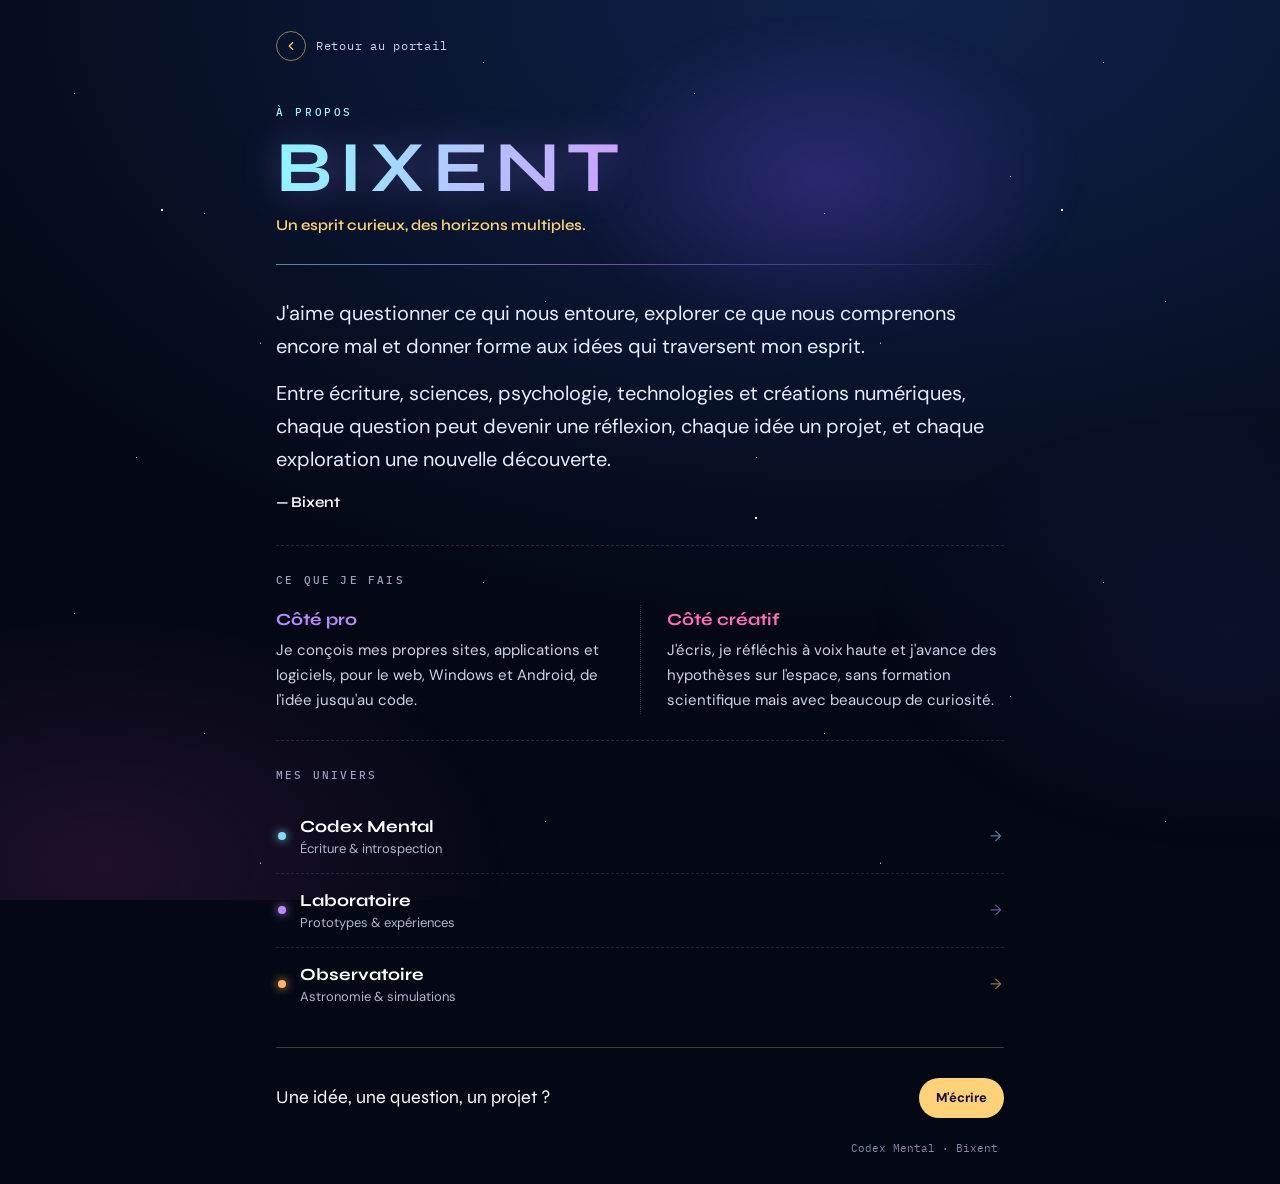
<file: a-propos.html>
<!doctype html>
<html lang="fr">
<head>
<meta charset="utf-8">
<meta name="viewport" content="width=device-width, initial-scale=1, viewport-fit=cover">
<title>À propos — Codex Mental · Bixent</title>
<meta name="description" content="Qui se cache derrière Codex Mental, le Laboratoire et l'Observatoire.">
<meta name="theme-color" content="#040814">
<link rel="canonical" href="https://bixent.codexmental.com/a-propos.html">
<link rel="icon" href="favicon.svg" type="image/svg+xml">
<link rel="preload" href="fonts/Syne.woff" as="font" type="font/woff" crossorigin>
<link rel="stylesheet" href="css/style.css">
</head>
<body>
<div class="sky" aria-hidden="true"></div>
<main class="page about">

  <a class="back" href="./"><span class="go" aria-hidden="true"><svg viewBox="0 0 24 24"><path d="M15 18l-6-6 6-6"/></svg></span>Retour au portail</a>

  <header class="ab-hero">
    <span class="eyebrow">À propos</span>
    <h1 class="title">BIXENT</h1>
    <p class="bio-head">Un esprit curieux, des horizons multiples.</p>
  </header>

  <!-- Présentation : ajoute ici d'autres paragraphes <p>…</p> -->
  <section class="ab-lead">
    <p>J'aime questionner ce qui nous entoure, explorer ce que nous comprenons encore mal et donner forme aux idées qui traversent mon esprit.</p>
    <p>Entre écriture, sciences, psychologie, technologies et créations numériques, chaque question peut devenir une réflexion, chaque idée un projet, et chaque exploration une nouvelle découverte.</p>
    <p class="d-sign">— Bixent</p>
  </section>

  <section class="ab-sec">
    <h2 class="d-h">Ce que je fais</h2>
    <div class="ab-cols">
      <div style="--c:#b98bff"><b>Côté pro</b><p>Je conçois mes propres sites, applications et logiciels, pour le web, Windows et Android, de l'idée jusqu'au code.</p></div>
      <div style="--c:#ff6ebe"><b>Côté créatif</b><p>J'écris, je réfléchis à voix haute et j'avance des hypothèses sur l'espace, sans formation scientifique mais avec beaucoup de curiosité.</p></div>
    </div>
  </section>

  <section class="ab-sec">
    <h2 class="d-h">Mes univers</h2>
    <ul class="d-uni ab-uni">
      <li><a href="https://codexmental.com" style="--c:#86d9ff"><b>Codex Mental</b><span>Écriture &amp; introspection</span></a></li>
      <li><a href="https://lab.codexmental.com" style="--c:#b98bff"><b>Laboratoire</b><span>Prototypes &amp; expériences</span></a></li>
      <li><a href="https://obs.codexmental.com" style="--c:#ffb36b"><b>Observatoire</b><span>Astronomie &amp; simulations</span></a></li>
    </ul>
  </section>

  <section class="ab-contact">
    <p>Une idée, une question, un projet ?</p>
    <a class="pill pill-gold" href="mailto:contact@codexmental.com">M'écrire</a>
  </section>

  <footer class="foot"><span>Codex Mental · Bixent</span></footer>
</main>
</body>
</html>
</file>
<file: css/style.css>
/* Portail Codex Mental — bixent.codexmental.com */
@font-face { font-family: 'Syne'; src: url('../fonts/Syne.woff') format('woff'); font-weight: 400 800; font-display: swap; }
@font-face { font-family: 'DM Sans'; src: url('../fonts/DMSans.woff') format('woff'); font-weight: 100 1000; font-display: swap; }
@font-face { font-family: 'IBM Plex Mono'; src: url('../fonts/IBMPlexMono-400.woff') format('woff'); font-weight: 400; font-display: swap; }
@font-face { font-family: 'IBM Plex Mono'; src: url('../fonts/IBMPlexMono-500.woff') format('woff'); font-weight: 500; font-display: swap; }

:root {
  --void: #040814;          /* fond : bleu nuit presque noir */
  --deep: #0a1430;          /* fenêtres et panneaux */
  --ink: 4, 8, 20;          /* voiles sombres (rgb) */
  --card: rgba(12, 20, 42, .62);
  --line: rgba(150, 180, 255, .13);
  --fg: #e6ebff;
  --soft: #cdd3ea;
  --muted: #aeb7d4;
  --dim: #7f8aae;
  --cyan: #86d9ff;          /* Codex Mental : bleu glacier */
  --violet: #b98bff;        /* Laboratoire : améthyste */
  --pink: #ff7fbf;
  --gold: #ffd27a;
  --orange: #ffb36b;        /* Observatoire : ambre */
  --stats: #263c8a;         /* famille données : cobalt nuit */
  --perso: #b278ff;         /* famille perso : aubergine */
  --crea: #ff6ebe;          /* famille création : nébuleuse */
  --green: #9dff8a;
  --display: 'Syne', 'Trebuchet MS', system-ui, sans-serif;
  --body: 'DM Sans', system-ui, -apple-system, 'Segoe UI', sans-serif;
  --mono: 'IBM Plex Mono', ui-monospace, Menlo, Consolas, monospace;
  --gap: 14px;
  --row: 82px;          /* hauteur d'une rangée de la mosaïque */
  --poster: clamp(320px, 30vw, 430px);
  --sq: 150px;          /* côté des petits carrés du bas */
  color-scheme: dark;
}
* { box-sizing: border-box; }
html { -webkit-text-size-adjust: 100%; overflow-x: clip; }
body {
  margin: 0; min-height: 100vh; color: var(--fg); font-family: var(--body); font-size: 15px; line-height: 1.5;
  background: var(--void) radial-gradient(ellipse 110% 70% at 70% 0%, #10224a 0%, #091530 40%, var(--void) 76%) no-repeat;
}
.sky { position: fixed; inset: 0; z-index: -1; pointer-events: none;
  background:
    radial-gradient(ellipse 45% 40% at 8% 96%, rgba(170, 60, 170, .16), transparent 70%),
    radial-gradient(ellipse 40% 35% at 96% 70%, rgba(80, 70, 220, .12), transparent 70%); }
.sky::before, .sky::after { content: ''; position: absolute; inset: 0; }
.sky::before { opacity: .75;
  background-image:
    radial-gradient(1px 1px at 12% 18%, #fff 50%, transparent 51%),
    radial-gradient(1px 1px at 78% 12%, #cfe9ff 50%, transparent 51%),
    radial-gradient(1.4px 1.4px at 42% 66%, #ffd9ee 50%, transparent 51%),
    radial-gradient(1px 1px at 88% 58%, #fff 50%, transparent 51%),
    radial-gradient(1px 1px at 22% 88%, #bff6ff 50%, transparent 51%),
    radial-gradient(1.2px 1.2px at 63% 34%, #fff 50%, transparent 51%),
    radial-gradient(1px 1px at 5% 52%, #e2dcff 50%, transparent 51%),
    radial-gradient(.8px .8px at 33% 41%, #fff 50%, transparent 51%),
    radial-gradient(.8px .8px at 55% 8%, #fff 50%, transparent 51%),
    radial-gradient(.9px .9px at 70% 80%, #e6ecff 50%, transparent 51%),
    radial-gradient(1px 1px at 95% 90%, #fff 50%, transparent 51%);
  background-size: 620px 520px; }
.sky::after { /* quelques étoiles qui scintillent */
  background-image:
    radial-gradient(1.5px 1.5px at 18% 30%, #fff 50%, transparent 51%),
    radial-gradient(1.3px 1.3px at 64% 22%, #cfe9ff 50%, transparent 51%),
    radial-gradient(1.6px 1.6px at 84% 74%, #fff 50%, transparent 51%),
    radial-gradient(1.2px 1.2px at 40% 86%, #ffe2f2 50%, transparent 51%);
  background-size: 900px 700px; animation: twinkle 5s ease-in-out infinite; }
@keyframes twinkle { 50% { opacity: .2; } }
a { color: var(--cyan); }
a:hover { color: #fff; }
button { font: inherit; color: inherit; }
:focus-visible { outline: 2px solid var(--cyan); outline-offset: 3px; }
[hidden] { display: none !important; }
p { margin: 0; }

.wrap { max-width: 1280px; margin: 0 auto; padding: 24px 20px 14px; min-height: 100vh; display: flex; flex-direction: column; justify-content: center; }

/* ---------- Disposition (bureau) ---------- */
.top { display: grid; grid-template-columns: minmax(0, 1fr) var(--poster); gap: var(--gap); }
.mosaic { display: grid; grid-template-columns: repeat(6, minmax(0, 1fr)); grid-auto-rows: var(--row); gap: var(--gap); }
.hero { grid-column: 1 / -1; grid-row: span 3; }
.uni { grid-column: span 2; grid-row: span 2; }
.data-row { grid-column: 1 / -1; grid-row: span 2; display: flex; gap: var(--gap); }
.stats { flex: 1 1 auto; min-width: 0; display: grid; grid-template-columns: repeat(3, minmax(0, 1fr)); grid-template-rows: repeat(2, minmax(0, 1fr)); gap: var(--gap); }
.gamer { flex: 0 0 calc(var(--row) * 2 + var(--gap)); }
.bottom { margin-top: var(--gap); display: grid; grid-template-columns: var(--sq) var(--sq) var(--sq) minmax(0, 1fr) var(--sq); grid-auto-rows: var(--sq); gap: var(--gap); }
.atelier { grid-column: 1 / -1; }

/* ---------- Carte ---------- */
.card {
  position: relative; overflow: hidden; border-radius: 20px;
  background: var(--card); border: 1px solid var(--line);
  transition: transform .35s cubic-bezier(.2, .7, .2, 1), box-shadow .35s, border-color .35s;
  animation: rise .7s cubic-bezier(.2, .7, .2, 1) both;
}
.card::after { content: ''; position: absolute; inset: 0; border-radius: inherit; pointer-events: none; opacity: 0; transition: opacity .3s;
  background: radial-gradient(220px circle at var(--mx, 50%) var(--my, 50%), color-mix(in srgb, var(--c, #c9a4ff) 14%, transparent), transparent 60%); }
.card::before { content: ''; position: absolute; inset: 0; border-radius: inherit; padding: 1px; pointer-events: none; opacity: 0; transition: opacity .3s; z-index: 3;
  background: radial-gradient(160px circle at var(--mx, 50%) var(--my, 50%), color-mix(in srgb, var(--c, #c9a4ff) 85%, transparent), transparent 70%);
  -webkit-mask: linear-gradient(#000 0 0) content-box, linear-gradient(#000 0 0); -webkit-mask-composite: xor; mask-composite: exclude; }
.card:hover::after, .card:hover::before { opacity: 1; }
.mosaic > :nth-child(2), .stats > :nth-child(1) { animation-delay: .05s; }
.mosaic > :nth-child(3), .stats > :nth-child(2) { animation-delay: .1s; }
.mosaic > :nth-child(4), .stats > :nth-child(3) { animation-delay: .15s; }
.stats > :nth-child(4), .poster { animation-delay: .2s; }
.stats > :nth-child(5), .gamer { animation-delay: .25s; }
.stats > :nth-child(6), .bottom > * { animation-delay: .3s; }
@keyframes rise { from { opacity: 0; transform: translateY(10px); } }

.label { display: flex; align-items: center; gap: 8px; font-family: var(--mono); font-size: 11px; font-weight: 500; letter-spacing: .2em; text-transform: uppercase; color: #97a3c7; }
.mono { font-family: var(--mono); }
.small { font-size: 11px; }
.muted { color: var(--dim); }

[data-tip] { position: relative; }
[data-tip]::after { content: attr(data-tip); position: absolute; left: 50%; bottom: calc(100% + 8px); transform: translate(-50%, 4px); white-space: nowrap;
  padding: 4px 9px; border-radius: 8px; background: var(--deep); border: 1px solid var(--line); color: #fff; font-family: var(--mono); font-size: 11px; letter-spacing: .04em;
  opacity: 0; pointer-events: none; transition: opacity .2s, transform .2s; z-index: 6; }
[data-tip]:hover::after, [data-tip]:focus-visible::after { opacity: 1; transform: translate(-50%, 0); }
.card[data-tip]::after { bottom: auto; top: 10px; }

/* ---------- En-tête ---------- */
/* Deux matières : les « vitres » (en-tête, Observatoire, Nox, boîte, nouveauté, idées) laissent voir le ciel ; les blocs « pleins » portent l'information. */
.hero { --c: #b98bff; padding: 26px 36px; display: flex; align-items: center; background: radial-gradient(ellipse 55% 95% at 84% 50%, rgba(122, 77, 255, .18), transparent 70%), linear-gradient(160deg, rgba(18, 30, 70, .42), rgba(8, 13, 34, .5)); border-color: rgba(150, 180, 255, .15); overflow: visible; }
.hero::after, .hero::before { border-radius: 20px; }
.atom { position: absolute; right: 22px; top: 50%; width: 260px; height: 260px; transform: translateY(-50%); pointer-events: none; }
.hero-in { position: relative; z-index: 1; display: flex; flex-direction: column; gap: 8px; max-width: 640px; }
.eyebrow { font-family: var(--mono); font-size: 11px; font-weight: 500; letter-spacing: .24em; text-transform: uppercase; color: #9ff3ff; }
.title {
  margin: 0; font-family: var(--display); font-weight: 700; font-size: clamp(36px, 3.4vw, 48px); letter-spacing: .1em; line-height: 1.02;
  background: linear-gradient(100deg, #8ff6ff 0%, #c9a4ff 45%, #ff7fbf 80%, #ffd27a 100%);
  -webkit-background-clip: text; background-clip: text; color: transparent; -webkit-text-fill-color: transparent;
  filter: drop-shadow(0 0 18px rgba(170, 130, 255, .35));
}
.subtitle { font-family: var(--display); font-size: 19px; font-weight: 600; color: #fff; }
.bio-row { display: flex; flex-wrap: wrap; align-items: center; gap: 4px 16px; }
.bio-head { font-family: var(--display); font-weight: 600; font-size: 15px; color: var(--gold); }
.go.go-inline { --c: var(--gold); position: relative; right: auto; bottom: auto; flex: 0 0 auto; text-decoration: none; }
.go.go-inline:hover { transform: translateX(3px); background: var(--gold); color: var(--void); }
.links { display: flex; flex-wrap: wrap; align-items: center; gap: 8px; margin-top: 6px; }
.links-sep { width: 1px; height: 22px; background: rgba(255, 255, 255, .12); margin: 0 4px; }

/* boutons-icônes */
.icon-btn { width: 40px; height: 40px; border-radius: 12px; border: 1px solid rgba(201, 164, 255, .3); background: rgba(255, 255, 255, .02); display: inline-flex; align-items: center; justify-content: center;
  cursor: pointer; padding: 0; color: var(--violet); text-decoration: none; transition: color .2s, border-color .2s, box-shadow .2s, background .2s; }
.icon-btn:hover { color: #fff; border-color: var(--violet); box-shadow: 0 0 18px -6px var(--violet); }
.icon-btn svg { width: 19px; height: 19px; fill: none; stroke: currentColor; stroke-width: 1.8; stroke-linecap: round; stroke-linejoin: round; }
.icon-mail { color: var(--gold); border-color: rgba(255, 210, 122, .5); }
.icon-mail:hover { color: #1a0b3a; background: var(--gold); border-color: var(--gold); box-shadow: 0 0 22px -6px var(--gold); }
.icon-more { border-style: dashed; border-color: rgba(255, 255, 255, .25); color: var(--dim); }
.icon-more:hover { color: #fff; border-style: solid; }
.icon-btn.round { border-radius: 50%; width: 38px; height: 38px; color: #fff; border-color: rgba(255, 255, 255, .3); background: rgba(var(--ink), .45); }
.icon-btn.round:hover { background: rgba(255, 255, 255, .14); }
.icon-btn.round svg { width: 16px; height: 16px; stroke-width: 2; }

/* ---------- Univers ---------- */
.uni { text-decoration: none; color: inherit; padding: 18px 20px; display: flex; flex-direction: column; border-color: color-mix(in srgb, var(--c) 24%, transparent);
  background: radial-gradient(circle at 100% 0%, color-mix(in srgb, var(--c) 20%, transparent) 0%, transparent 58%), linear-gradient(160deg, var(--u1), var(--u2)); }
.u-cx { --u1: #0a1a34; --u2: #080c1e; }
.u-lb { --u1: #180e34; --u2: #080c1e; }
.u-ob { --u1: rgba(36, 20, 30, .5); --u2: rgba(8, 12, 30, .42); }  /* vitre */
.uni-glow { position: absolute; right: -50px; top: -60px; width: 210px; height: 210px; border-radius: 50%; pointer-events: none;
  background: radial-gradient(circle, var(--c) 0%, transparent 65%); opacity: .14; animation: uglow 7s ease-in-out infinite; }
.uni:hover .uni-glow { opacity: .26; }
@keyframes uglow { 50% { transform: scale(1.15) translate(-8px, 6px); opacity: .22; } }
.uni:hover { color: inherit; transform: translateY(-3px); box-shadow: 0 18px 50px -22px var(--c); }
.uni-art { position: absolute; right: 8px; top: 6px; width: 120px; height: 90px; pointer-events: none; transition: transform .5s cubic-bezier(.3, 1.4, .5, 1); }
.uni:hover .uni-art { transform: scale(1.07) rotate(-2deg); }
.tile { align-self: flex-start; padding: 3px 9px; border-radius: 9px; border: 1.5px solid var(--c); background: rgba(var(--ink), .6); font-family: var(--display); font-weight: 700; font-size: 14px; color: #fff; position: relative; z-index: 1; box-shadow: 0 0 16px -6px var(--c); }
.uni-text { margin-top: auto; padding-right: 40px; display: flex; flex-direction: column; gap: 1px; position: relative; z-index: 1; }
.uni-name { font-family: var(--display); font-size: 20px; font-weight: 700; color: #fff; line-height: 1.2; }
.uni-desc { font-size: 13.5px; color: var(--muted); }
.go { position: absolute; right: 16px; bottom: 18px; width: 30px; height: 30px; border-radius: 50%; border: 1px solid color-mix(in srgb, var(--c) 55%, transparent); display: flex; align-items: center; justify-content: center; color: var(--c); transition: transform .3s, background .3s, color .3s; z-index: 1; }
.go svg { width: 14px; height: 14px; fill: none; stroke: currentColor; stroke-width: 2; stroke-linecap: round; stroke-linejoin: round; }
.uni:hover .go { transform: translateX(3px); background: var(--c); color: var(--void); }

/* ---------- Données ---------- */
.stat { border-radius: 18px; border-color: rgba(157, 167, 202, .22); padding: 0 14px; display: flex; align-items: center; gap: 11px;
  background: linear-gradient(160deg, color-mix(in srgb, var(--stats) 40%, #0a1128), #0a1129); }
.stat svg { flex: 0 0 auto; width: 24px; height: 24px; fill: none; stroke: var(--c); stroke-width: 1.6; stroke-linecap: round; stroke-linejoin: round; filter: drop-shadow(0 0 6px color-mix(in srgb, var(--c) 45%, transparent)); }
.stat b { font-family: var(--body); font-weight: 700; font-size: 26px; line-height: 1; color: #fff; font-variant-numeric: tabular-nums; }
.stat span { font-size: 12.5px; line-height: 1.25; color: var(--muted); }
.stat.empty b { color: #3f4a6e; }
.stat { overflow: visible; cursor: help; }
.stat:hover, .stat:focus-visible { z-index: 5; }
.tip { position: absolute; left: 50%; bottom: calc(100% + 8px); transform: translate(-50%, 4px); width: max-content; max-width: 230px; padding: 7px 10px; border-radius: 10px;
  background: var(--deep); border: 1px solid color-mix(in srgb, var(--c) 40%, transparent); color: var(--soft); font-size: 12px; line-height: 1.35; text-align: center;
  opacity: 0; pointer-events: none; transition: opacity .2s, transform .2s; z-index: 6; box-shadow: 0 10px 30px -10px rgba(0, 0, 0, .6); }
.stat:hover .tip, .stat:focus-visible .tip { opacity: 1; transform: translate(-50%, 0); }

/* zone cliquable qui couvre une carte (ouvre un panneau) */
.card-link { position: absolute; inset: 0; z-index: 1; border: 0; padding: 0; margin: 0; background: transparent; cursor: pointer; border-radius: inherit; }

/* ---------- Côté gamer ---------- */
.gamer { --c: var(--perso); border-color: rgba(197, 154, 255, .26); background: #150c2a; }
.gamer-art { position: absolute; inset: 0; }
.gamer-art img, .gamer-art svg { position: absolute; inset: 0; width: 100%; height: 100%; object-fit: cover; display: block; }
.gamer-cap { position: absolute; left: 0; right: 0; bottom: 0; padding: 34px 46px 10px 12px; display: flex; flex-direction: column; gap: 1px; background: linear-gradient(to top, rgba(18, 9, 34, .94), rgba(18, 9, 34, 0)); }
.gamer-kicker { font-family: var(--mono); font-size: 9px; letter-spacing: .18em; text-transform: uppercase; color: #97a3c7; }
.gamer-name { font-family: var(--display); font-size: clamp(12px, 1vw, 14px); font-weight: 700; line-height: 1.15; color: #fff; display: -webkit-box; -webkit-line-clamp: 2; -webkit-box-orient: vertical; overflow: hidden; overflow-wrap: anywhere; animation: swap .6s ease both; }
.gamer-next { position: absolute; right: 10px; bottom: 10px; width: 30px; height: 30px; z-index: 2; }
@keyframes swap { from { opacity: 0; transform: translateY(5px); } }

/* ---------- Affiches ---------- */
.poster { --c: #ffd27a; border-radius: 22px; border-color: rgba(255, 255, 255, .12); background: var(--deep); box-shadow: 0 20px 60px -30px rgba(80, 120, 255, .45); min-height: 300px; }
.poster-stage { position: absolute; inset: 0; }
/* Fond flou tiré de l'affiche affichée : l'image reste entière (contain) quel que soit le ratio du cadre */
.poster-stage { overflow: hidden; }
.poster-stage::before { content: ""; position: absolute; inset: -30px; background: var(--poster-bg, none) center / cover no-repeat; filter: blur(22px) brightness(.62) saturate(1.1); transition: background-image .8s ease; }
.poster-stage img { position: absolute; inset: 0; width: 100%; height: 100%; object-fit: contain; object-position: center; opacity: 0; transform: scale(1.03); transition: opacity 1.6s ease, transform 8s ease-out; }
.poster-stage img { pointer-events: none; }
.poster-stage img.cover { object-fit: cover; } /* écart de ratio < 3 % : on remplit le cadre sans rien couper d'important */
.poster-stage img.on { opacity: 1; transform: scale(1); pointer-events: auto; }
.poster-bar { position: absolute; left: 0; right: 0; bottom: 0; z-index: 2; display: flex; justify-content: space-between; align-items: center; gap: 8px; padding: 34px 14px 14px 18px;
  background: linear-gradient(to top, rgba(var(--ink), .8), rgba(var(--ink), 0)); opacity: 0; transition: opacity .35s; }
.poster:hover .poster-bar, .poster:focus-within .poster-bar { opacity: 1; }
@media (hover: none) { .poster-bar { opacity: 1; } }
.poster-status { font-family: var(--mono); font-size: 11px; letter-spacing: .08em; color: rgba(255, 255, 255, .8); }
.poster-nav { display: flex; gap: 8px; }

/* ---------- Dernière rangée ---------- */
.sq { border-radius: 22px; }
.nox { --c: var(--perso); display: flex; flex-direction: column; align-items: center; justify-content: center; gap: 2px; padding: 8px; text-align: center;
  background: radial-gradient(circle at 50% 40%, rgba(178, 120, 255, .22) 0%, transparent 66%), rgba(24, 12, 44, .5); border-color: rgba(197, 154, 255, .26); }
.nox-btn { width: 88px; height: 88px; border: 0; border-radius: 18px; background: transparent; padding: 0; cursor: pointer; display: flex; align-items: center; justify-content: center; -webkit-tap-highlight-color: transparent; }
.nox-btn img { width: 88px; height: 88px; display: block; }
.nox-name { font-family: var(--display); font-size: 14px; font-weight: 700; color: #fff; line-height: 1.2; }
.nox-state { display: flex; align-items: center; gap: 6px; font-size: 11.5px; color: var(--muted); }
.dot { width: 7px; height: 7px; border-radius: 50%; background: #9dff8a; box-shadow: 0 0 8px #9dff8a; animation: pulse 2.4s ease-in-out infinite; }
.nox.awake .dot { background: var(--gold); box-shadow: 0 0 8px var(--gold); }
@keyframes pulse { 50% { opacity: .35; } }
/* Bulles de Nox et de la boîte : en bas de la carte, sous l'image, jamais dessus */
.say { position: absolute; left: 8px; right: 8px; bottom: 8px; padding: 5px 8px; border-radius: 10px; background: rgba(8, 14, 34, .92); border: 1px solid rgba(197, 154, 255, .35);
  font-size: 10.5px; line-height: 1.3; color: var(--fg); text-align: center; z-index: 2; opacity: 0; transform: translateY(4px); transition: opacity .3s, transform .3s; pointer-events: none; }
.say.on { opacity: 1; transform: none; }
.nox.speaking .nox-name, .nox.speaking .nox-state { visibility: hidden; }

.box { --c: var(--perso); border: 1px solid rgba(197, 154, 255, .26); background: radial-gradient(circle at 50% 55%, rgba(178, 120, 255, .16) 0%, transparent 66%), rgba(24, 12, 44, .5);
  display: flex; align-items: center; justify-content: center; padding: 0; cursor: pointer; }
.box.speaking .box-art { transform: translateY(-12px); }
.box-art { transition: transform .35s ease; }
.box:not(.open) .box-lid { transform-box: fill-box; transform-origin: 0% 100%; animation: jiggle 6s ease-in-out infinite; }
@keyframes jiggle { 0%, 84%, 100% { transform: none; } 87% { transform: rotate(-4deg) translateY(-1px); } 90% { transform: none; } 93% { transform: rotate(-2deg); } }
.box-q { animation: qfloat 3s ease-in-out infinite; }
@keyframes qfloat { 0%, 100% { opacity: .2; transform: translateY(0); } 50% { opacity: .85; transform: translateY(-4px); } }
.box.open .box-q { display: none; }
.box[data-out="vivant"] .supB, .box[data-out="endormi"] .supA, .box[data-out="vide"] .cat-pop { display: none; }
.box[data-out="vivant"] .supA, .box[data-out="endormi"] .supB { animation: none; opacity: 1; }
.box-art { width: 118px; height: 103px; display: block; }
.box:hover .box-art { animation: wobble .6s ease; }
@keyframes wobble { 25% { transform: rotate(-3deg); } 50% { transform: rotate(2deg); } 75% { transform: rotate(-1deg); } }
.box-inside { display: none; }
.box.open .box-inside { display: inline; }
.box.open .box-lid { transform-box: fill-box; transform-origin: 0% 100%; animation: lid .4s ease both; }
@keyframes lid { to { transform: rotate(-38deg); } }
.cat-pop { transform-box: fill-box; transform-origin: 50% 100%; animation: pop .6s cubic-bezier(.3, 1.5, .5, 1) both; }
@keyframes pop { from { transform: translateY(24px) scale(.6); opacity: 0; } to { transform: translateY(-24px); opacity: 1; } }
.supA { animation: supA 2.2s ease-in-out infinite; } .supB { animation: supB 2.2s ease-in-out infinite; }
@keyframes supA { 50% { opacity: .25; } } @keyframes supB { 0%, 100% { opacity: .25; } 50% { opacity: .9; } }

.news { --c: var(--crea); border-color: rgba(255, 139, 203, .28); padding: 18px 16px; display: flex; flex-direction: column; gap: 6px;
  background: radial-gradient(circle at 0% 0%, rgba(255, 110, 190, .2) 0%, transparent 60%), linear-gradient(160deg, rgba(44, 14, 48, .5), rgba(14, 10, 32, .5)); }
.news-meta { font-family: var(--mono); font-size: 10px; letter-spacing: .06em; color: var(--muted); position: relative; }
.news-art { position: absolute; right: -10px; bottom: -6px; width: 120px; height: 80px; pointer-events: none; }
.rocket { animation: float 4s ease-in-out infinite; transform-box: fill-box; }
@keyframes float { 50% { transform: translate(2px, -4px); } }
.badge { align-self: flex-start; padding: 2px 8px; border-radius: 999px; background: var(--gold); color: #1a0b3a; font-family: var(--mono); font-size: 10px; font-weight: 500; letter-spacing: .1em; position: relative; }
.news-title { font-family: var(--display); font-size: 13.5px; font-weight: 700; line-height: 1.2; color: #fff; position: relative; white-space: nowrap; }
.news-title a { color: inherit; text-decoration: none; }

.ideas { --c: var(--crea); border-radius: 22px; border-color: rgba(255, 139, 203, .28); background: linear-gradient(110deg, rgba(255, 110, 190, .22), rgba(150, 90, 255, .18) 45%, rgba(14, 10, 32, .5));
  display: flex; align-items: center; padding: 0 26px; }
.ideas-art { position: absolute; inset: 0; width: 100%; height: 100%; pointer-events: none; }
.drift { animation: drift 9s ease-in-out infinite; }
@keyframes drift { 50% { transform: translate(-6px, -4px); } }
.spark { transform-box: fill-box; transform-origin: center; animation: spark 3.2s ease-in-out infinite; }
.spark.s2 { animation-delay: 1.1s; } .spark.s3 { animation-delay: 2.1s; }
@keyframes spark { 0%, 100% { opacity: .15; transform: scale(.6); } 50% { opacity: 1; transform: scale(1); } }
.ideas-in { position: relative; display: flex; flex-direction: column; gap: 6px; }
.ideas-kicker { font-family: var(--mono); font-size: 10.5px; letter-spacing: .2em; text-transform: uppercase; color: #ffb4dc; }
.ideas-text { font-family: var(--display); font-size: 19px; font-weight: 700; line-height: 1.2; color: #fff; }
.ellipsis { display: inline-block; overflow: hidden; vertical-align: bottom; width: 0; animation: dots 1.6s steps(4) infinite; }
@keyframes dots { to { width: 1.05em; } }

.qr { --c: var(--cyan); border: 0; padding: 0; background: #0b1532; display: block; cursor: zoom-in;
  box-shadow: 0 0 0 1px rgba(180, 200, 240, .16), 0 0 11px -10px var(--cyan); }
.qr:hover { box-shadow: 0 0 0 1px color-mix(in srgb, var(--cyan) 70%, transparent), 0 0 15px -8px var(--cyan); }
.qr img { width: 100%; height: 100%; display: block; }

.share-sq { display: none; --c: var(--cyan); border-color: rgba(134, 217, 255, .3); cursor: pointer; padding: 0; align-items: center; justify-content: center;
  background: radial-gradient(circle at 50% 50%, rgba(134, 217, 255, .16) 0%, transparent 62%), #0b1532; }
.share-art { width: 46%; height: auto; overflow: visible; }
.share-art path { fill: none; stroke: var(--cyan); stroke-width: 2.2; stroke-linecap: round; stroke-dasharray: 16; animation: shline 3.6s ease-in-out infinite; }
.share-art .sh-l2 { animation-delay: .25s; }
.share-art circle { fill: #0b1532; stroke: #e2f2ff; stroke-width: 2.4; transform-box: fill-box; transform-origin: center; animation: shnode 3.6s ease-in-out infinite; }
.share-art .sh-n1 { animation-delay: .5s; } .share-art .sh-n2 { animation-delay: .75s; }
@keyframes shline { 0%, 100% { stroke-dashoffset: 0; } 30% { stroke-dashoffset: 16; } 60% { stroke-dashoffset: 0; } }
@keyframes shnode { 0%, 100% { transform: scale(1); fill: #0b1532; } 20% { transform: scale(1.18); fill: var(--cyan); } 40% { transform: scale(1); fill: #0b1532; } }

/* ---------- Atelier ---------- */
.atelier { padding: 18px 20px; display: flex; flex-direction: column; gap: 10px; }
.covers { display: flex; gap: 14px; overflow-x: auto; padding-bottom: 4px; }
.cover { flex: 0 0 120px; display: flex; flex-direction: column; gap: 6px; text-align: left; background: none; border: 0; padding: 0; cursor: pointer; }
.cover-art { aspect-ratio: 2 / 3; border-radius: 10px; padding: 10px; display: flex; flex-direction: column; justify-content: space-between; background: linear-gradient(160deg, #3b1d6e, var(--deep)); border: 1px solid rgba(255, 127, 191, .35); overflow: hidden; }
.cover-art img { width: 100%; height: 100%; object-fit: cover; }
.cover b { font-family: var(--display); font-size: 13px; color: #fff; }
.cover span { font-size: 12px; color: var(--muted); }

/* ---------- Panneau « En savoir plus » ---------- */
.drawer { position: fixed; inset: 0 0 0 auto; margin: 0; height: 100%; max-height: none; width: min(480px, 100vw); padding: 0; border: 0; border-left: 1px solid rgba(150, 180, 255, .2);
  background: linear-gradient(180deg, rgba(12, 24, 54, .97), rgba(5, 10, 26, .98)); color: var(--fg); box-shadow: -30px 0 80px -30px rgba(80, 120, 255, .45); overflow-y: auto;
  animation: slide-in .32s cubic-bezier(.2, .7, .2, 1) both; }
.drawer.closing { animation: slide-out .26s ease both; }
.drawer::backdrop { background: rgba(var(--ink), .55); -webkit-backdrop-filter: blur(3px); backdrop-filter: blur(3px); }
@keyframes slide-in { from { transform: translateX(100%); } }
@keyframes slide-out { to { transform: translateX(100%); } }
.drawer-in { padding: 22px 26px 30px; display: flex; flex-direction: column; gap: 22px; }
.drawer-body { display: flex; flex-direction: column; gap: 22px; }
.drawer-head { display: flex; justify-content: space-between; align-items: center; position: sticky; top: 0; padding: 16px 0 10px; margin-top: -22px; background: #0b1636; z-index: 1; }
.d-sec { display: flex; flex-direction: column; gap: 8px; padding-bottom: 20px; border-bottom: 1px solid rgba(255, 255, 255, .07); }
.d-sec:last-child { border-bottom: 0; }
.d-sec p { color: var(--soft); font-size: 14px; line-height: 1.6; }
.d-title { margin: 0; font-family: var(--display); font-size: 20px; font-weight: 700; line-height: 1.25; color: var(--gold); }
.d-sign { font-family: var(--display); font-weight: 600; color: #fff !important; }
.d-h { margin: 0; font-family: var(--mono); font-size: 11px; font-weight: 500; letter-spacing: .2em; text-transform: uppercase; color: #97a3c7; }
.d-list { list-style: none; margin: 0; padding: 0; display: flex; flex-direction: column; gap: 10px; }
.d-list li { display: flex; flex-direction: column; gap: 1px; }
.d-list b { font-family: var(--display); font-size: 15px; color: #fff; }
.d-list span { font-size: 13.5px; color: var(--muted); line-height: 1.45; }
.d-compact { gap: 8px; }
.d-compact b { font-size: 13.5px; }
.d-note { font-family: var(--mono); font-size: 11px !important; color: var(--dim) !important; }
.d-games { list-style: none; margin: 0; padding: 0; display: grid; grid-template-columns: repeat(2, minmax(0, 1fr)); gap: 10px; }
.d-games li { border-radius: 14px; border: 1px solid rgba(143, 246, 255, .16); background: rgba(var(--ink), .45); overflow: hidden; display: flex; flex-direction: column; }
.d-game-art { position: relative; display: block; aspect-ratio: 16 / 10; }
.d-game-art img, .d-game-art svg { position: absolute; inset: 0; width: 100%; height: 100%; object-fit: cover; display: block; }
.d-game-txt { padding: 8px 10px 9px; display: flex; flex-direction: column; gap: 1px; }
.d-chips { display: flex; flex-wrap: wrap; gap: 6px; }
.d-chips span { padding: 4px 10px; border-radius: 999px; border: 1px solid rgba(201, 164, 255, .3); font-size: 12.5px; color: var(--soft); }
.d-news { list-style: none; margin: 0; padding: 0; display: flex; flex-direction: column; gap: 10px; }
.d-news li { padding: 12px 14px; border-radius: 14px; border: 1px solid rgba(255, 210, 122, .16); background: rgba(var(--ink), .45); display: flex; flex-direction: column; gap: 3px; }
.d-news-meta { font-family: var(--mono); font-size: 10.5px; letter-spacing: .08em; color: var(--dim); text-transform: uppercase; }
.d-news b, .d-news a { font-family: var(--display); font-size: 14.5px; font-weight: 700; color: #fff; text-decoration: none; }
.d-news a:hover { color: var(--gold); }
.d-news p { font-size: 13px !important; color: var(--muted) !important; line-height: 1.45 !important; }
.d-empty { color: var(--dim); font-size: 13px; border: 0 !important; background: none !important; padding: 0 !important; }
.d-games b { font-family: var(--display); font-size: 13px; color: #fff; line-height: 1.25; }
.d-games span { font-size: 11.5px; color: var(--dim); }

/* ---------- Fenêtres ---------- */
.modal { border: 1px solid var(--line); border-radius: 24px; background: var(--deep); color: var(--fg); padding: 24px; text-align: center; }
.modal::backdrop { background: rgba(var(--ink), .85); -webkit-backdrop-filter: blur(6px); backdrop-filter: blur(6px); }
.lb-row { display: flex; align-items: flex-end; justify-content: center; gap: 20px; flex-wrap: wrap; }
.lb-row > img { width: min(300px, 76vw); height: auto; border-radius: 18px; display: block; }
.lb-second { margin: 0 0 12px; display: flex; flex-direction: column; align-items: center; gap: 8px; }
.lb-second img { width: 132px; height: 132px; border-radius: 10px; display: block; }
.lb-second figcaption { font-family: var(--mono); font-size: 10.5px; line-height: 1.4; color: var(--muted); }
.lightbox:not(.lightbox-poster) { background: #0b1532; }
.lightbox-poster { padding: 16px; background: rgba(10, 20, 48, .96); }
.lightbox-poster .lb-row > img { width: auto; max-width: min(460px, 86vw); max-height: 78vh; background: none; padding: 0; border-radius: 16px; }
.lightbox-cap { font-family: var(--mono); font-size: 11.5px; color: var(--dim); }
.poster-stage img { cursor: zoom-in; }
.modal > p { margin: 10px 0 14px; }
.modal-btns { display: flex; justify-content: center; gap: 8px; }
.gallery { max-width: min(920px, calc(100vw - 32px)); width: 100%; text-align: left; }
.socials-panel { width: min(440px, calc(100vw - 32px)); text-align: left; }
.panel-head { display: flex; justify-content: space-between; align-items: center; margin-bottom: 8px; }
.panel-group { margin-top: 14px; }
.panel-title { margin: 0 0 8px; font-family: var(--display); font-weight: 700; font-size: 15px; color: #fff; }
.panel-list { display: grid; grid-template-columns: repeat(2, minmax(0, 1fr)); gap: 8px; }
.social-row { display: flex; align-items: center; gap: 10px; min-height: 44px; padding: 0 12px; border-radius: 12px; border: 1px solid var(--line); color: var(--soft); text-decoration: none; font-size: 14px; }
.social-row:hover { color: #fff; border-color: var(--violet); }
.social-row svg { flex: 0 0 auto; width: 20px; height: 20px; fill: none; stroke: var(--violet); stroke-width: 1.8; stroke-linecap: round; stroke-linejoin: round; }
.pill { min-height: 40px; padding: 0 16px; border-radius: 999px; display: inline-flex; align-items: center; justify-content: center; font-family: var(--body); font-size: 13px; font-weight: 500; text-decoration: none; cursor: pointer; border: 1px solid transparent; }
.pill-gold { background: var(--gold); color: #1a0b3a; font-weight: 700; align-self: flex-start; }
.pill-gold:hover { color: #1a0b3a; filter: brightness(1.08); }
.pill-ghost { border-color: rgba(255, 255, 255, .22); background: rgba(255, 255, 255, .04); color: #fff; }
.pill-ghost:hover { color: #fff; background: rgba(255, 255, 255, .1); }
.toast { position: fixed; left: 50%; bottom: 24px; transform: translate(-50%, 20px); padding: 8px 16px; border-radius: 999px; background: var(--deep); border: 1px solid var(--line); color: #fff; font-size: 13px;
  opacity: 0; pointer-events: none; transition: opacity .25s, transform .25s; z-index: 20; }
.toast.on { opacity: 1; transform: translate(-50%, 0); }

.foot { display: flex; justify-content: flex-end; padding: 12px 6px 0; font-family: var(--mono); font-size: 11px; color: var(--dim); }


/* Rotation des jeux : fondu enchaîné */
.gamer-art > img, .gamer-art > .gamer-scene { position: absolute; inset: 0; width: 100%; height: 100%; object-fit: cover; opacity: 0; transition: opacity 1.2s ease; }
.gamer-art > .gamer-scene svg { width: 100%; height: 100%; display: block; }
.gamer-art > .on { opacity: 1; }
/* Panneau « À propos » : univers en liste à filets, lien vers la page complète */
.d-uni { list-style: none; margin: 0; padding: 0; }
.d-uni li + li { border-top: 1px dashed rgba(150, 180, 255, .16); }
.d-uni a { display: grid; grid-template-columns: 10px minmax(0, 1fr) auto; align-items: center; column-gap: 12px; padding: 10px 2px; text-decoration: none; }
.d-uni a::before { content: ""; width: 8px; height: 8px; border-radius: 50%; background: var(--c); box-shadow: 0 0 10px var(--c); }
.d-uni a::after { content: "→"; color: var(--c); opacity: .6; transition: transform .2s, opacity .2s; }
.d-uni a:hover::after { transform: translateX(3px); opacity: 1; }
.d-uni b { font-family: var(--display); font-size: 15px; color: #fff; }
.d-uni span { grid-column: 2; font-size: 13px; color: var(--muted); }
.d-uni a::after { grid-column: 3; grid-row: 1 / span 2; }
.d-uni a::before { grid-row: 1 / span 2; }
.d-more { align-self: flex-start; font-family: var(--mono); font-size: 12px; letter-spacing: .06em; color: var(--gold); text-decoration: none; border-bottom: 1px solid rgba(255, 210, 122, .35); padding-bottom: 2px; }
.d-more:hover { border-color: var(--gold); }

/* ---------- Page « À propos » ---------- */
.page { max-width: 720px; margin: 0 auto; padding: 24px 16px 18px; display: flex; flex-direction: column; gap: var(--gap); }
.back { align-self: flex-start; display: inline-flex; align-items: center; gap: 10px; min-height: 44px; color: var(--soft); text-decoration: none; font-family: var(--mono); font-size: 12px; letter-spacing: .06em; }
.back .go { --c: var(--gold); position: relative; right: auto; bottom: auto; }
.back:hover { color: #fff; } .back:hover .go { background: var(--gold); color: var(--void); }
/* Mise en page éditoriale : pas de cartes, des filets, des colonnes, de l'air */
.about { max-width: 760px; gap: 0; padding-bottom: 28px; }
.ab-hero { position: relative; padding: 36px 0 28px; display: flex; flex-direction: column; gap: 10px; }
.ab-hero::before { content: ""; position: absolute; z-index: -1; right: -10%; top: -20%; width: 70%; height: 140%; pointer-events: none;
  background: radial-gradient(closest-side, rgba(122, 77, 255, .28), transparent); filter: blur(10px); }
.ab-hero .title { font-size: clamp(44px, 9vw, 72px); }
.ab-hero::after { content: ""; display: block; height: 1px; margin-top: 18px; background: linear-gradient(90deg, var(--cyan), var(--violet) 40%, transparent); opacity: .6; }
.ab-lead { padding: 4px 0 30px; display: flex; flex-direction: column; gap: 14px; }
.ab-lead p { font-size: clamp(17px, 2.2vw, 20px); line-height: 1.65; color: var(--fg); max-width: 62ch; }
.ab-lead .d-sign { font-size: 15px; }
.ab-sec { padding: 26px 0; border-top: 1px dashed rgba(150, 180, 255, .18); display: flex; flex-direction: column; gap: 16px; }
.ab-cols { display: grid; grid-template-columns: repeat(2, minmax(0, 1fr)); }
.ab-cols > div { padding: 2px 26px 2px 0; display: flex; flex-direction: column; gap: 6px; }
.ab-cols > div + div { padding: 2px 0 2px 26px; border-left: 1px dotted rgba(150, 180, 255, .28); }
.ab-cols b { font-family: var(--display); font-size: 17px; color: var(--c); }
.ab-cols p { color: var(--soft); font-size: 15px; line-height: 1.65; }
.ab-uni b { font-size: 17px; }
.ab-uni a { padding: 14px 2px; }
.ab-contact { padding: 30px 0 10px; border-top: 1px solid rgba(255, 210, 122, .25); display: flex; align-items: center; justify-content: space-between; flex-wrap: wrap; gap: 14px; }
.ab-contact p { font-family: var(--display); font-size: 18px; color: #fff; }
@media (max-width: 640px) {
  .ab-cols { grid-template-columns: minmax(0, 1fr); gap: 18px; }
  .ab-cols > div, .ab-cols > div + div { padding: 0; border-left: 0; }
  .ab-cols > div + div { padding-top: 18px; border-top: 1px dotted rgba(150, 180, 255, .28); }
}

/* ---------- Animations internes ---------- */
/* Codex : la page s'écrit ligne après ligne, le curseur suit */
.u-w1, .u-w2, .u-w3, .u-w4 { transform-box: fill-box; transform-origin: 0 50%; animation: 8s linear infinite; }
.u-w1 { animation-name: uw1; } .u-w2 { animation-name: uw2; } .u-w3 { animation-name: uw3; } .u-w4 { animation-name: uw4; }
@keyframes uw1 { 0% { transform: scaleX(0); opacity: 1; } 15%, 86% { transform: scaleX(1); opacity: 1; } 95%, 100% { transform: scaleX(1); opacity: 0; } }
@keyframes uw2 { 0%, 15% { transform: scaleX(0); opacity: 1; } 30%, 86% { transform: scaleX(1); opacity: 1; } 95%, 100% { transform: scaleX(1); opacity: 0; } }
@keyframes uw3 { 0%, 30% { transform: scaleX(0); opacity: 1; } 45%, 86% { transform: scaleX(1); opacity: 1; } 95%, 100% { transform: scaleX(1); opacity: 0; } }
@keyframes uw4 { 0%, 45% { transform: scaleX(0); opacity: 1; } 56%, 86% { transform: scaleX(1); opacity: 1; } 95%, 100% { transform: scaleX(1); opacity: 0; } }
.u-cur { transform: translate(67px, 56.5px); animation: ucur 8s linear infinite; }
@keyframes ucur { 0% { transform: translate(44px, 29.5px); } 15% { transform: translate(83px, 29.5px); } 15.1% { transform: translate(44px, 38.5px); } 30% { transform: translate(75px, 38.5px); }
  30.1% { transform: translate(44px, 47.5px); } 45% { transform: translate(85px, 47.5px); } 45.1% { transform: translate(44px, 56.5px); } 56%, 100% { transform: translate(67px, 56.5px); } }
.u-gl { opacity: 0; animation: ugl 6s ease-in-out infinite; }
@keyframes ugl { 0% { transform: translateY(6px); opacity: 0; } 30%, 60% { opacity: .6; } 100% { transform: translateY(-18px); opacity: 0; } }
.d2 { animation-delay: -2s !important; } .d3 { animation-delay: -4s !important; } .d4 { animation-delay: -1s !important; }
/* Labo : molécule, liquide, vapeur */
.u-rot { transform-box: fill-box; transform-origin: center; animation: urot 16s linear infinite; }
@keyframes urot { to { transform: rotate(360deg); } }
.u-wave { animation: uwave 3s linear infinite; } .u-wave2 { animation: uwave 4.4s linear infinite reverse; }
@keyframes uwave { to { transform: translateX(-28px); } }
.u-steam { opacity: 0; animation: usteam 3.4s ease-out infinite; }
@keyframes usteam { 0% { transform: translateY(4px); opacity: 0; } 30% { opacity: .7; } 100% { transform: translateY(-8px); opacity: 0; } }
/* Observatoire : étoiles et étoile filante */
.u-tw { animation: utw 3.6s ease-in-out infinite; }
@keyframes utw { 50% { opacity: .15; } }
.u-shoot { opacity: 0; animation: ushoot 7s ease-in infinite; }
@keyframes ushoot { 0%, 62% { transform: translate(120px, 4px); opacity: 0; } 66% { opacity: 1; } 80%, 100% { transform: translate(58px, 28px); opacity: 0; } }
.blink { animation: blink 1.1s steps(1) infinite; }
@keyframes blink { 50%, 100% { opacity: 0; } }
.bub { animation: bub 3.6s ease-in infinite; } .bub.b2 { animation-delay: 1.3s; } .bub.b3 { animation-delay: 2.4s; }
@keyframes bub { 0% { transform: translateY(0); opacity: 0; } 15% { opacity: 1; } 100% { transform: translateY(-40px); opacity: 0; } }
.breathe { animation: breathe 4.2s ease-in-out infinite; transform-origin: 50% 90%; }
@keyframes breathe { 50% { transform: scale(1.035); } }
.hop { animation: hop .5s ease both; }
@keyframes hop { 30% { transform: translateY(-8px) rotate(-4deg); } 60% { transform: rotate(3deg); } }

/* ---------- Tablette ---------- */
@media (max-width: 1080px) {
  .wrap { justify-content: flex-start; }
  .top { grid-template-columns: minmax(0, 1fr); }
  .poster { width: min(100%, 460px); aspect-ratio: 2 / 3; justify-self: center; }
  .bottom { grid-template-columns: repeat(4, minmax(0, 1fr)); grid-auto-rows: auto; }
  .bottom .sq { aspect-ratio: 1 / 1; }
  .ideas { grid-column: 1 / -1; order: 5; min-height: 120px; }
  .atelier { order: 6; }
}
/* ---------- Mobile (QR code) ---------- */
@media (max-width: 640px) {
  .wrap { padding: 14px 12px 18px; }
  :root { --gap: 12px; }
  .mosaic { grid-template-columns: minmax(0, 1fr); grid-auto-rows: auto; }
  .hero, .uni, .data-row { grid-column: auto; grid-row: auto; }
  .hero { padding: 22px 18px 18px; overflow: hidden; }
  .hero-in { gap: 7px; }
  .atom { right: -26px; top: -14px; transform: none; width: 168px; height: 168px; opacity: .5; }
  .title { font-size: 38px; letter-spacing: .07em; }
  .eyebrow { letter-spacing: .07em; font-size: 9.5px; }
  .subtitle { font-size: 17px; }
  .bio-head { font-size: 14px; }
  .links { margin-top: 4px; }
  /* univers : texte | illustration | chevron, sans chevauchement */
  .uni { flex-direction: row; align-items: center; gap: 12px; padding: 14px 56px 14px 16px; min-height: 84px; }
  .uni .uni-art, .uni:hover .uni-art { position: relative; right: auto; top: auto; flex: 0 0 auto; width: 64px; height: 48px; margin-left: auto; transform: none; }
  .uni-glow { right: -70px; top: -80px; }
  .uni .tile { order: 1; } .uni-text { order: 2; } .uni .uni-art { order: 3; }
  .uni-text { margin-top: 0; padding-right: 0; min-width: 0; }
  .uni-name { font-size: 18px; }
  .uni-desc { font-size: 13px; line-height: 1.3; }
  .go { bottom: 50%; transform: translateY(50%); }
  .uni:hover .go { transform: translateY(50%) translateX(3px); }
  .go.go-inline, .go.go-inline:hover { transform: none; }
  /* données : le chiffre en haut, l'intitulé dessous */
  .data-row { flex-direction: column; }
  .stats { grid-template-columns: repeat(2, minmax(0, 1fr)); grid-template-rows: none; grid-auto-rows: auto; }
  .stat { display: grid; grid-template-columns: auto minmax(0, 1fr); align-items: center; column-gap: 10px; row-gap: 4px; padding: 12px 14px; min-height: 78px; }
  .stat > span:not(.tip) { grid-column: 1 / -1; font-size: 12.5px; }
  .stat > span br { display: none; }
  .stat b { font-size: 24px; }
  .stats > :nth-child(odd) .tip { left: 0; transform: translateY(4px); }
  .stats > :nth-child(even) .tip { left: auto; right: 0; transform: translateY(4px); }
  .stat:hover .tip, .stat:focus-visible .tip { transform: none; }
  .gamer { flex: none; height: 150px; }
  .gamer-name { font-size: 15px; }
  .poster { width: 100%; }
  .bottom { grid-template-columns: repeat(2, minmax(0, 1fr)); }
  .qr { display: none; }
  .share-sq { display: flex; }
  .card::after, .card::before { display: none; }
}
@media (prefers-reduced-motion: reduce) {
  *, *::before, *::after { animation: none !important; transition: none !important; }
}
</file>
